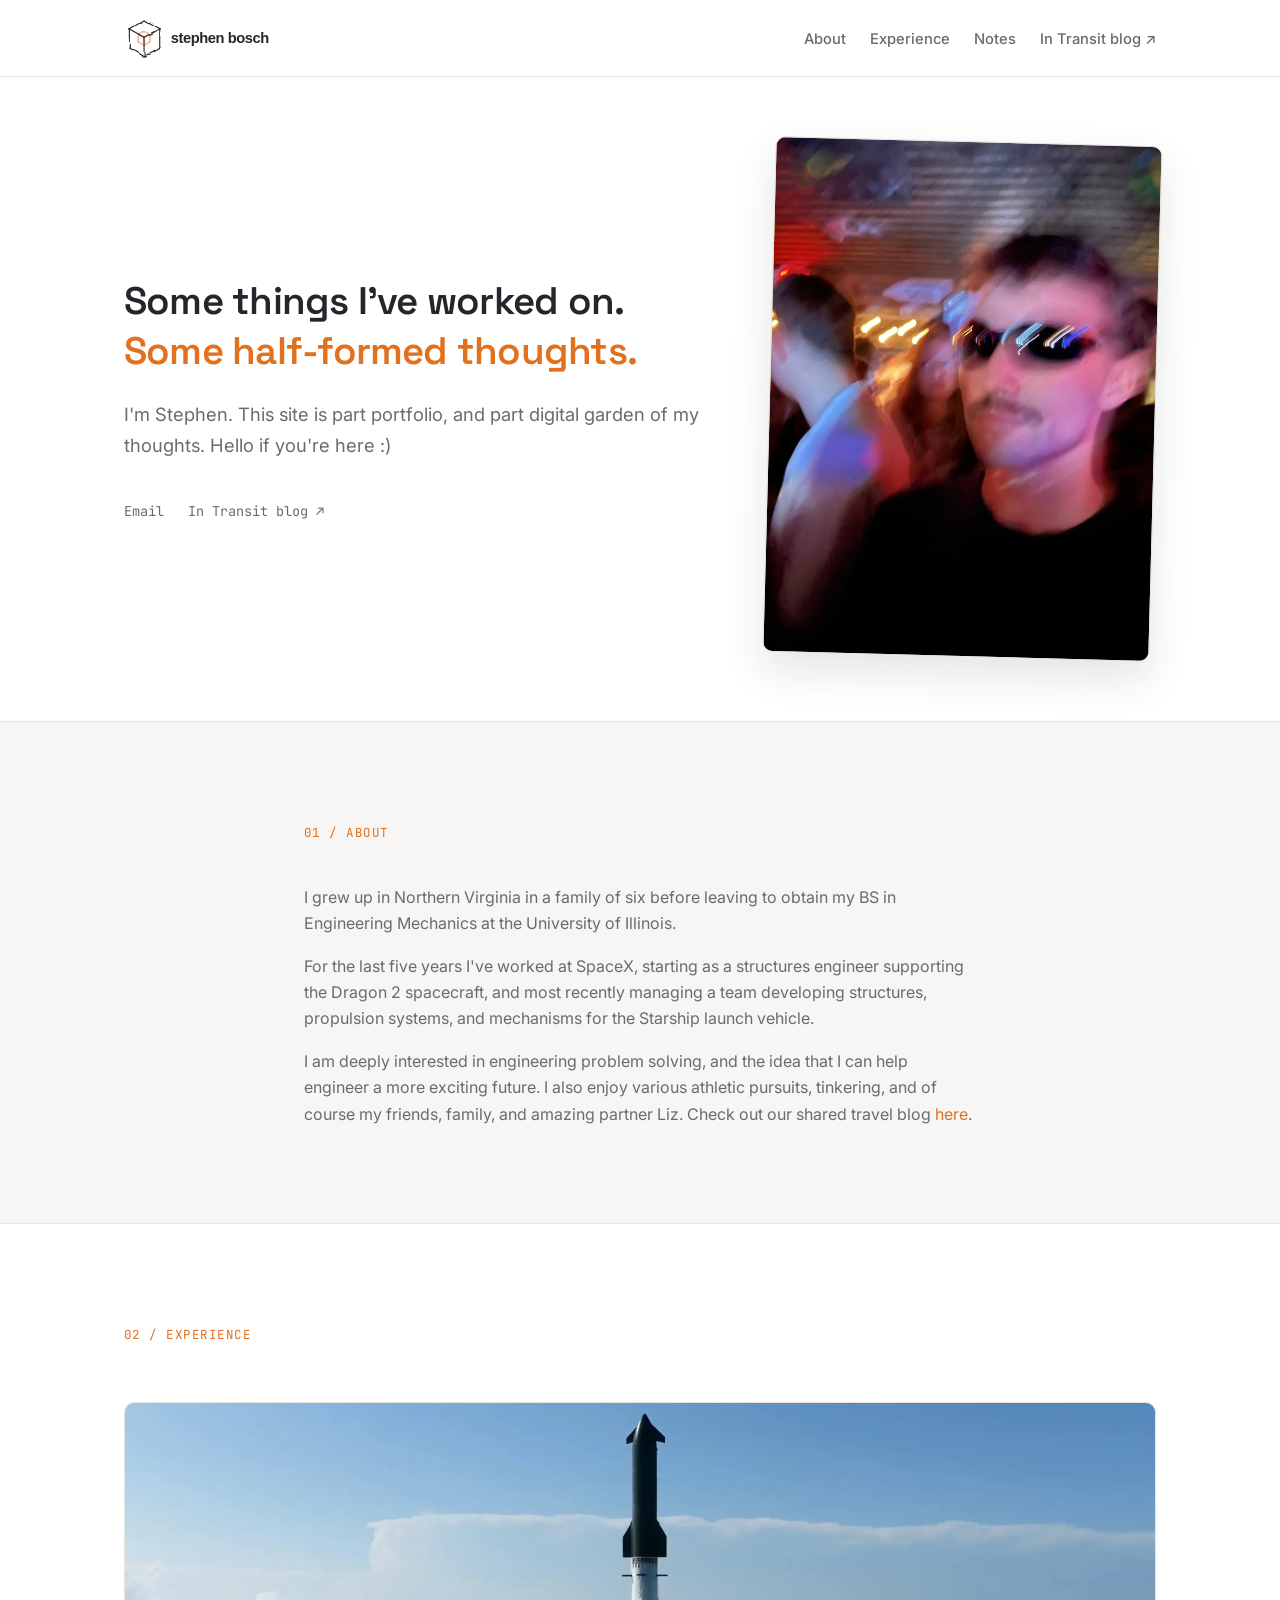
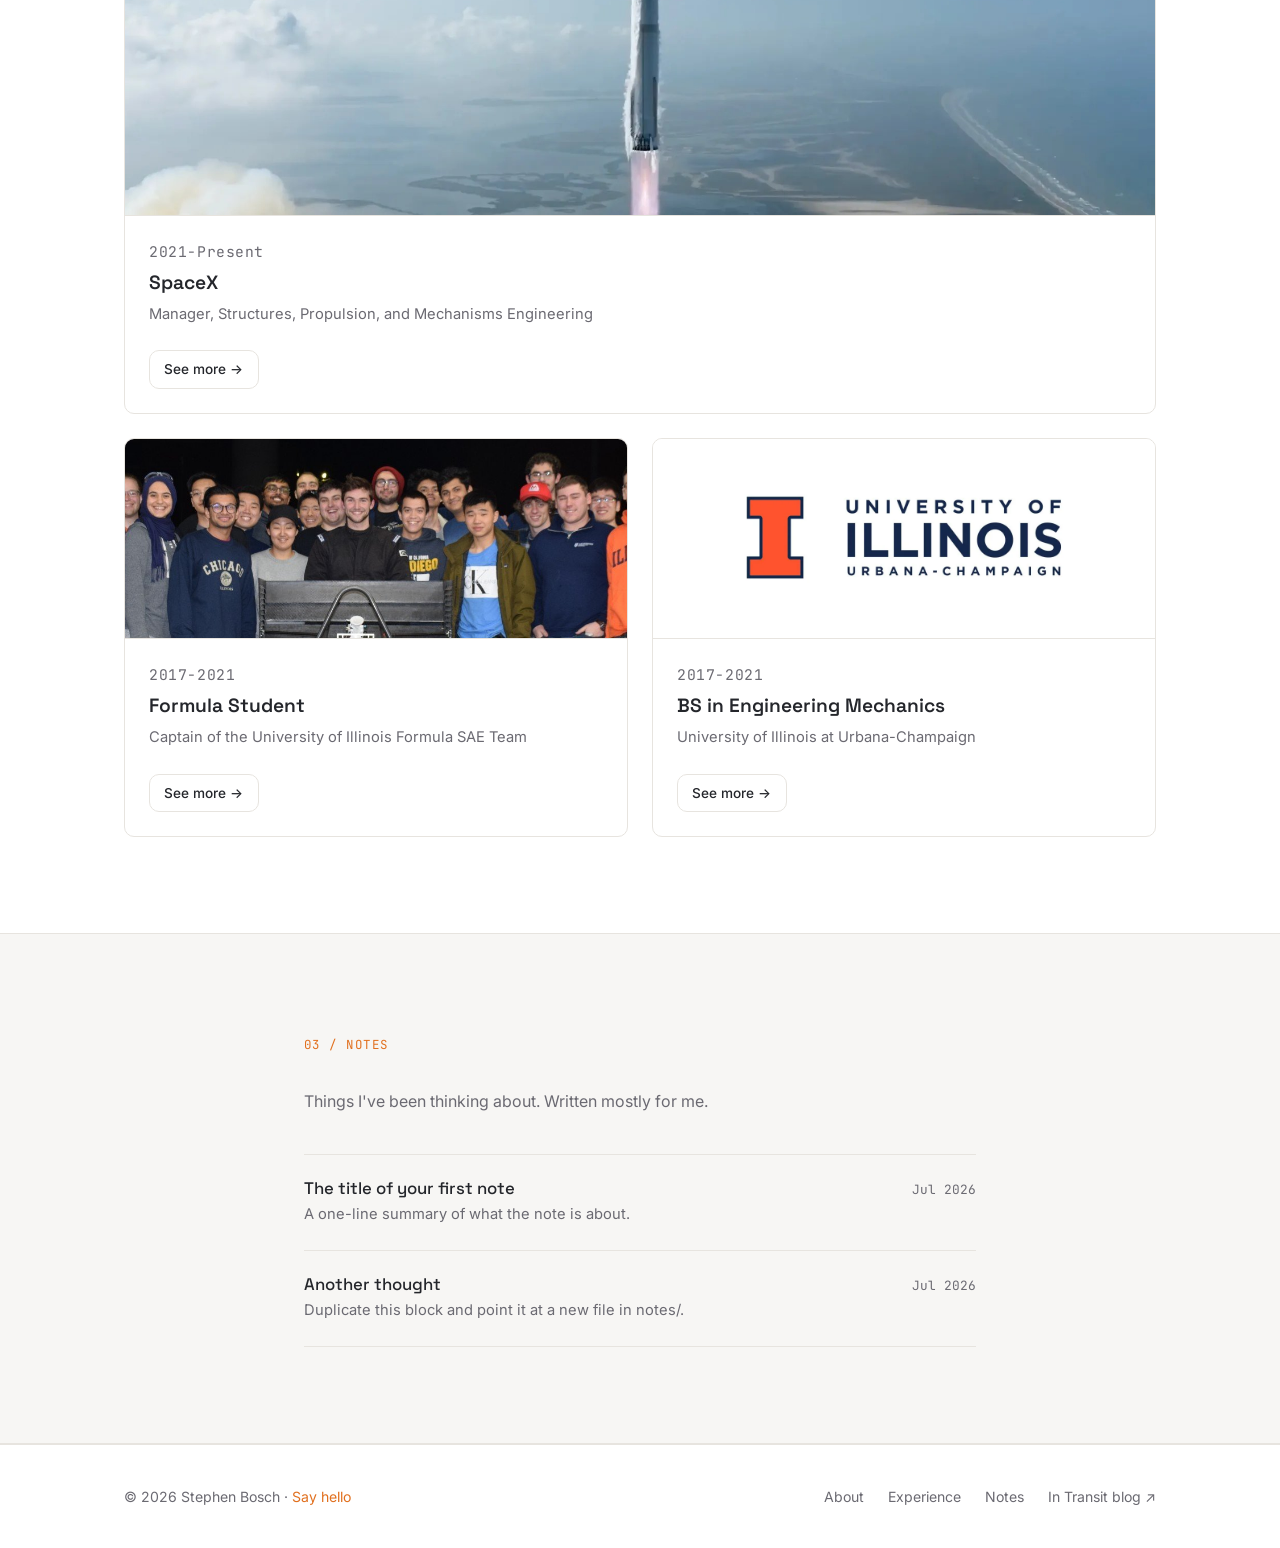
<file: index.html>
<!DOCTYPE html>
<html lang="en">
<head>
  <meta charset="UTF-8" />
  <meta name="viewport" content="width=device-width, initial-scale=1.0" />
  <title>Stephen Bosch</title>
  <meta name="description" content="About me: I am an engineer by training and enjoy building, learning, and writing the occasional note." />

  <link rel="stylesheet" href="style.css" />

  <!-- Favicons (the little icon shown in the browser tab) -->
  <link rel="icon" href="assets/sb-favicon.svg" type="image/svg+xml" />
  <link rel="icon" href="assets/sb-favicon-32.png" sizes="32x32" type="image/png" />
  <link rel="apple-touch-icon" href="assets/sb-favicon-180.png" />

  <!-- Google Fonts: Space Grotesk (headings), Inter (body), JetBrains Mono (labels) -->
  <link rel="preconnect" href="https://fonts.googleapis.com" />
  <link rel="preconnect" href="https://fonts.gstatic.com" crossorigin />
  <link href="https://fonts.googleapis.com/css2?family=Inter:wght@400;500&family=JetBrains+Mono:wght@400;500&family=Space+Grotesk:wght@500;600;700&display=swap" rel="stylesheet" />
</head>

<body>

  <!-- ============================ NAV ============================ -->
  <nav class="nav">
    <div class="nav-inner">
      <!-- Logo lockup (cube mark + "stephen bosch" wordmark). To go back to
           plain text, replace the <img> with: Stephen<span>.</span> -->
      <a href="index.html" class="nav-logo">
        <img src="assets/sb-logo-lockup.svg" alt="Stephen Bosch" />
      </a>
      <ul class="nav-links">
        <li><a href="#about">About</a></li>
        <li><a href="#experience">Experience</a></li>
        <li><a href="#notes">Notes</a></li>
        <!-- Link across to the travel blog -->
        <li><a href="https://2intransit.com">In Transit blog ↗</a></li>
      </ul>
    </div>
  </nav>


  <!-- ============================ HERO ============================ -->
  <!-- Intro on the left, photo on the right. -->
  <header class="hero">
    <div class="container">
      <div class="hero-grid">

        <div>
          <h1>Some things I've worked on.<br /><span class="accent">Some half-formed thoughts.</span></h1>

          <p class="hero-sub">
            I'm Stephen. This site is part portfolio, and part digital garden of my thoughts. Hello if you're here :)
          </p>

          <!--
            Quick links. Replace href="#" with real URLs, or delete any you
            don't use.
          -->
          <div class="hero-links">
            <a href="mailto:sabosch2@gmail.com">Email</a>
            <a href="https://2intransit.com">In Transit blog ↗</a>
          </div>
        </div>

        <!--
          YOUR PHOTO. To swap it out, drop a new image in the assets folder
          and change the src below to point at it.
        -->
        <figure class="hero-photo">
          <img src="assets/stephen.jpg" alt="Stephen Bosch" />
        </figure>

      </div>
    </div>
  </header>


  <!-- ============================ ABOUT ============================ -->
  <section id="about" class="section section--alt">
    <div class="container container--narrow">
      <span class="eyebrow">01 / About</span>

      <!--
        BIO - a few short paragraphs, written in the first person. No need to
        sell anything here; just say who you are and what you're into.
      -->
      <div class="about-body" style="margin-top: var(--sp-3);">
        <p>
          I grew up in Northern Virginia in a family of six before leaving to
          obtain my BS in Engineering Mechanics at the University of Illinois.
        </p>
        <p>
          For the last five years I've worked at SpaceX, starting as a
          structures engineer supporting the Dragon 2 spacecraft, and most
          recently managing a team developing structures, propulsion systems,
          and mechanisms for the Starship launch vehicle.
        </p>
        <p>
          I am deeply interested in engineering problem solving, and the idea
          that I can help engineer a more exciting future. I also
          enjoy various athletic pursuits, tinkering, and of course my
          friends, family, and amazing partner Liz. Check out our shared
          travel blog <a href="https://2intransit.com">here</a>.
        </p>
      </div>
    </div>
  </section>


  <!-- ============================ PROJECTS ============================ -->
  <!--
    HOW THIS SECTION WORKS
    ----------------------
    Each project is one ".card" block. To add one, copy a whole card (from
    <article class="card"> to its </article>) and paste it into the grid.
    To remove one, delete the whole block.

    Card parts:
      • Media - a photo, or the placeholder box.
      • Year  - when you did it.
      • Title - what it is.
      • Text  - a few sentences. What it is, why you made it, how it went.
      • Links - somewhere to read or see more.

    Add class "card--featured" to make a card span the full width.
  -->
  <section id="experience" class="section">
    <div class="container">
      <span class="eyebrow">02 / Experience</span>

      <div class="project-grid">

        <!-- ===== FEATURED PROJECT (full width) ===== -->
        <article class="card card--featured">
          <div class="card-media">
            <img src="assets/starship-ascent.jpg" alt="Starship ascending over the Texas coast" />
          </div>
          <div class="card-body">
            <p class="card-year">2021-Present</p>
            <h3>SpaceX</h3>
            <p>
              Manager, Structures, Propulsion, and Mechanisms Engineering
            </p>
            <div class="card-links">
              <a href="experience/spacex.html" class="btn btn-ghost btn--sm">See more →</a>
            </div>
          </div>
        </article>

        <!-- ===== PROJECT CARD (copy this block for each new project) ===== -->
        <article class="card">
          <!-- A photo, so it fills the box and crops to fit -->
          <div class="card-media">
            <img src="assets/fsae.jpg" alt="The University of Illinois Formula SAE team" />
          </div>
          <div class="card-body">
            <p class="card-year">2017-2021</p>
            <h3>Formula Student</h3>
            <p>
              Captain of the University of Illinois Formula SAE Team
            </p>
            <div class="card-links">
              <a href="experience/formula-student.html" class="btn btn-ghost btn--sm">See more →</a>
            </div>
          </div>
        </article>

        <article class="card">
          <!-- A logo, so it uses the --logo variant: shown whole, not cropped -->
          <div class="card-media card-media--logo">
            <img src="assets/logo-illinois.png" alt="University of Illinois Urbana-Champaign" />
          </div>
          <div class="card-body">
            <p class="card-year">2017-2021</p>
            <h3>BS in Engineering Mechanics</h3>
            <p>
              University of Illinois at Urbana-Champaign
            </p>
            <div class="card-links">
              <a href="experience/university-of-illinois.html" class="btn btn-ghost btn--sm">See more →</a>
            </div>
          </div>
        </article>

      </div>
    </div>
  </section>


  <!-- ============================ NOTES ============================ -->
  <!--
    HOW THIS SECTION WORKS
    ----------------------
    Each note is a short entry that links to its own page in the notes/
    folder. To add a new note:
      1. Copy notes/note-1.html to something like notes/note-2.html.
      2. Edit the title, date, and body in that new file.
      3. Copy a <li class="note-item"> block below and point it at the file.
    Newest notes go at the top.
  -->
  <section id="notes" class="section section--alt">
    <div class="container container--narrow">
      <span class="eyebrow">03 / Notes</span>
      <p class="section-lead">
        Things I've been thinking about. Written mostly for me.
      </p>

      <ul class="note-list" style="list-style: none;">

        <!-- ===== NOTE ENTRY (copy this block for each new note) ===== -->
        <li class="note-item">
          <a href="notes/note-1.html">
            <div>
              <h3>The title of your first note</h3>
              <p>A one-line summary of what the note is about.</p>
            </div>
            <span class="note-date">Jul 2026</span>
          </a>
        </li>

        <li class="note-item">
          <a href="notes/note-1.html">
            <div>
              <h3>Another thought</h3>
              <p>Duplicate this block and point it at a new file in notes/.</p>
            </div>
            <span class="note-date">Jul 2026</span>
          </a>
        </li>

      </ul>
    </div>
  </section>


  <!-- ============================ FOOTER ============================ -->
  <footer class="footer">
    <div class="footer-inner">
      <p>© <span id="year"></span> Stephen Bosch · <a href="mailto:sabosch2@gmail.com">Say hello</a></p>
      <nav class="footer-links">
        <a href="#about">About</a>
        <a href="#experience">Experience</a>
        <a href="#notes">Notes</a>
        <a href="https://2intransit.com">In Transit blog ↗</a>
      </nav>
    </div>
  </footer>

  <!-- Fills in the current year automatically -->
  <script>document.getElementById('year').textContent = new Date().getFullYear();</script>

</body>
</html>
</file>
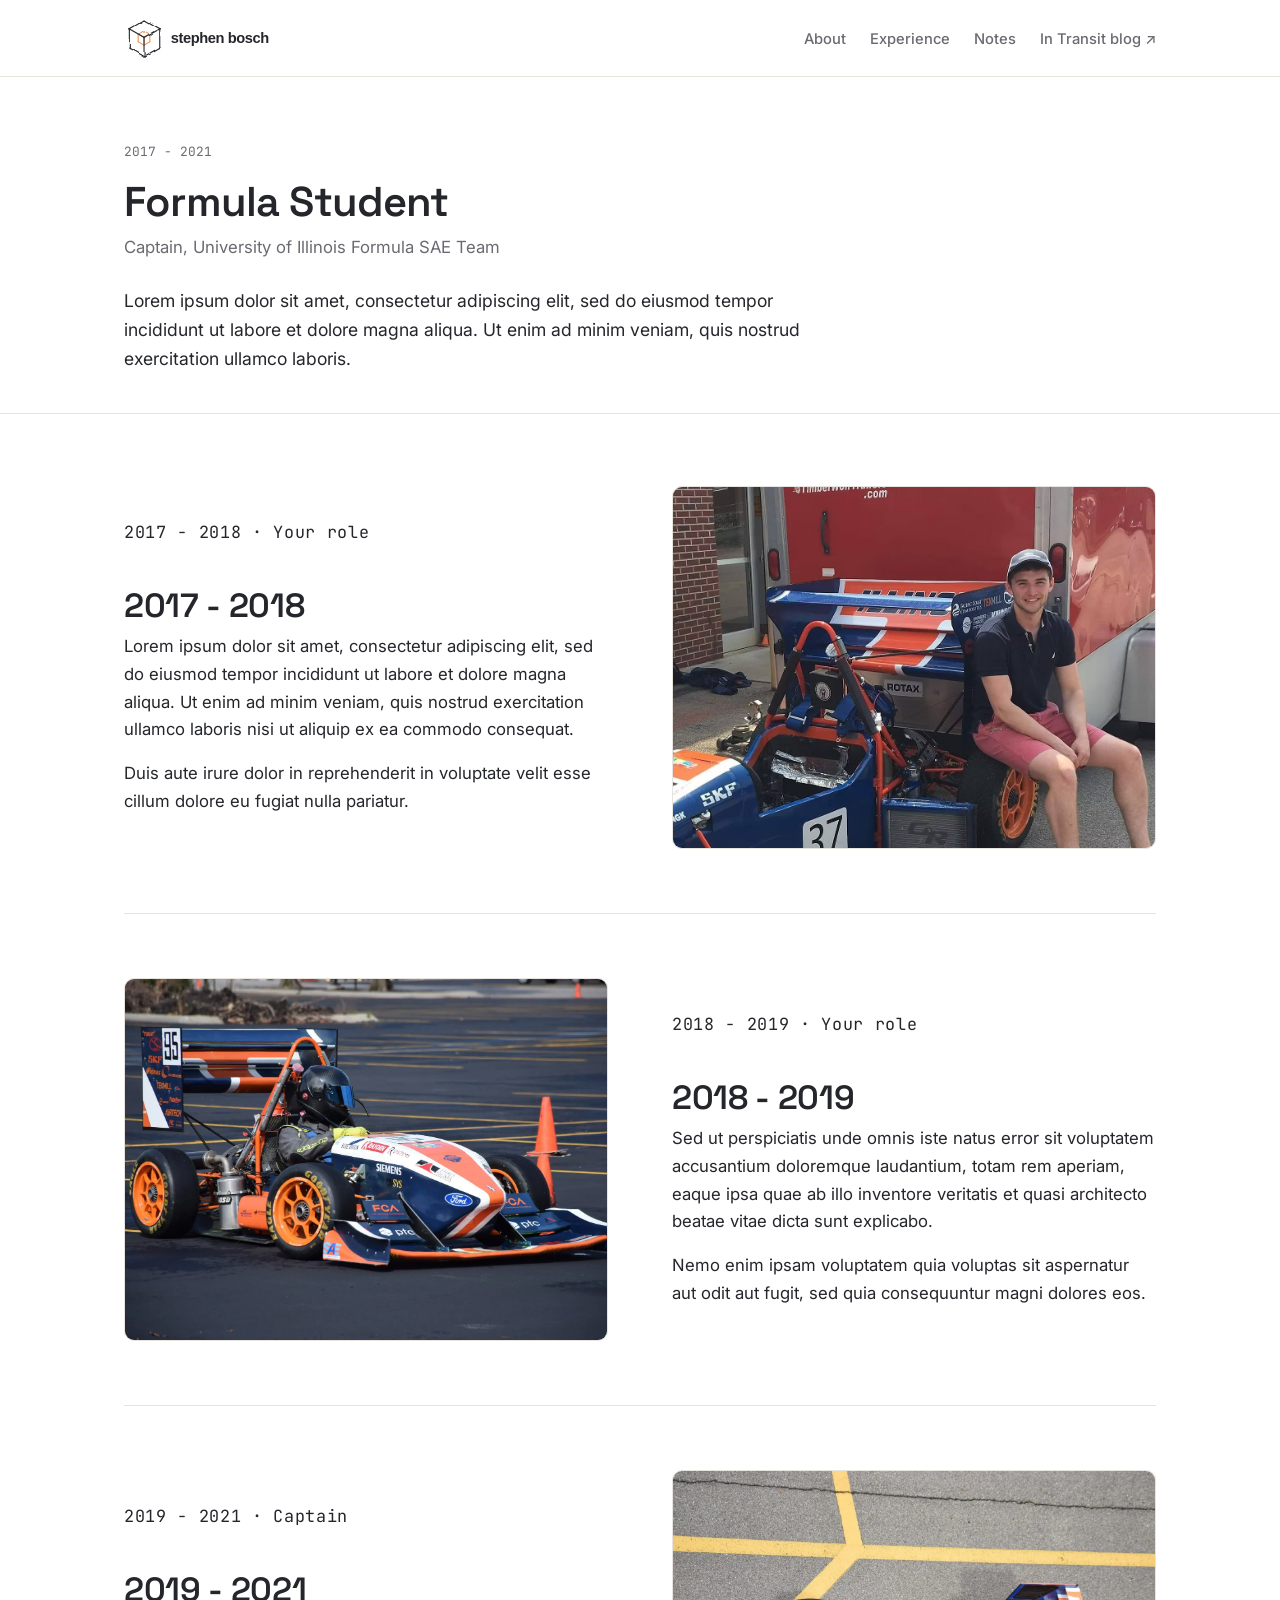
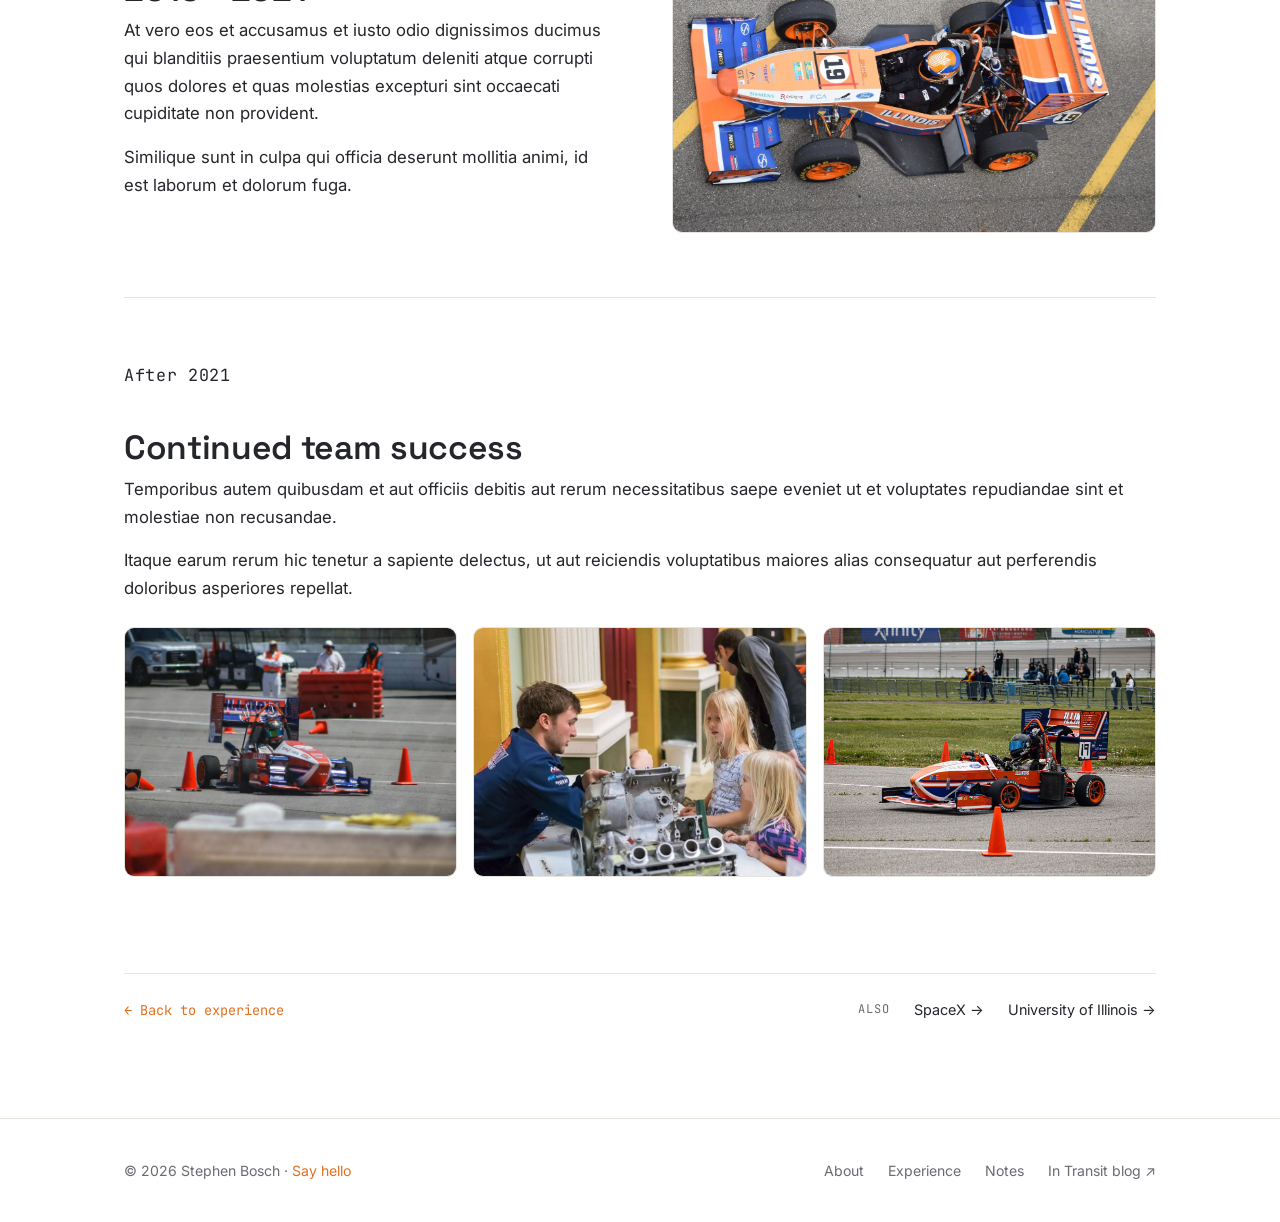
<file: experience/formula-student.html>
<!DOCTYPE html>
<html lang="en">
<head>
  <meta charset="UTF-8" />
  <meta name="viewport" content="width=device-width, initial-scale=1.0" />
  <title>Formula Student | Stephen Bosch</title>
  <meta name="description" content="Four years with the University of Illinois Formula SAE team, ending as captain." />

  <link rel="stylesheet" href="../style.css" />
  <link rel="icon" href="../assets/sb-favicon.svg" type="image/svg+xml" />
  <link rel="icon" href="../assets/sb-favicon-32.png" sizes="32x32" type="image/png" />
  <link rel="apple-touch-icon" href="../assets/sb-favicon-180.png" />

  <link rel="preconnect" href="https://fonts.googleapis.com" />
  <link rel="preconnect" href="https://fonts.gstatic.com" crossorigin />
  <link href="https://fonts.googleapis.com/css2?family=Inter:wght@400;500&family=JetBrains+Mono:wght@400;500&family=Space+Grotesk:wght@500;600;700&display=swap" rel="stylesheet" />
</head>

<body>

  <!-- ============================ NAV ============================ -->
  <nav class="nav">
    <div class="nav-inner">
      <a href="../index.html" class="nav-logo">
        <img src="../assets/sb-logo-lockup.svg" alt="Stephen Bosch" />
      </a>
      <ul class="nav-links">
        <li><a href="../index.html#about">About</a></li>
        <li><a href="../index.html#experience">Experience</a></li>
        <li><a href="../index.html#notes">Notes</a></li>
        <li><a href="https://2intransit.com">In Transit blog ↗</a></li>
      </ul>
    </div>
  </nav>


  <!-- ============================ HEADER ============================ -->
  <header class="exp-header">
    <div class="container">
      <span class="exp-dates">2017 - 2021</span>
      <h1>Formula Student</h1>
      <p class="exp-role">Captain, University of Illinois Formula SAE Team</p>

      <p class="exp-lead">
        Lorem ipsum dolor sit amet, consectetur adipiscing elit, sed do eiusmod
        tempor incididunt ut labore et dolore magna aliqua. Ut enim ad minim
        veniam, quis nostrud exercitation ullamco laboris.
      </p>
    </div>
  </header>


  <!-- ============================ ACTIVITIES ============================ -->
  <!--
    Each year is one <section class="activity"> block. The photo alternates
    sides automatically: right, left, right, left, going down the page.

    TO ADD A PHOTO: put the file in the assets folder, then replace
        <figure class="activity-photo"><span>Photo</span></figure>
    with
        <figure class="activity-photo"><img src="../assets/my-photo.jpg" alt="Description" /></figure>

    TO ADD A SECOND PHOTO: add another <figure> inside the same
    .activity-media block and they will stack.
  -->
  <main class="prose">
    <div class="container">

      <!-- ===== 1. 2017-2018 (photo on the right) ===== -->
      <section class="activity">
        <div class="activity-body">
          <p class="activity-meta">2017 - 2018 · Your role</p>
          <h2>2017 - 2018</h2>
          <p>
            Lorem ipsum dolor sit amet, consectetur adipiscing elit, sed do
            eiusmod tempor incididunt ut labore et dolore magna aliqua. Ut enim
            ad minim veniam, quis nostrud exercitation ullamco laboris nisi ut
            aliquip ex ea commodo consequat.
          </p>
          <p>
            Duis aute irure dolor in reprehenderit in voluptate velit esse
            cillum dolore eu fugiat nulla pariatur.
          </p>
        </div>
        <div class="activity-media">
          <figure class="activity-photo">
            <img src="../assets/fsae-2017-2018-stephen.jpg" alt="Stephen with the number 37 Formula SAE car at competition" />
          </figure>
        </div>
      </section>

      <!-- ===== 2. 2018-2019 (photo on the left) ===== -->
      <section class="activity">
        <div class="activity-body">
          <p class="activity-meta">2018 - 2019 · Your role</p>
          <h2>2018 - 2019</h2>
          <p>
            Sed ut perspiciatis unde omnis iste natus error sit voluptatem
            accusantium doloremque laudantium, totam rem aperiam, eaque ipsa
            quae ab illo inventore veritatis et quasi architecto beatae vitae
            dicta sunt explicabo.
          </p>
          <p>
            Nemo enim ipsam voluptatem quia voluptas sit aspernatur aut odit aut
            fugit, sed quia consequuntur magni dolores eos.
          </p>
        </div>
        <div class="activity-media">
          <figure class="activity-photo">
            <img src="../assets/fsae-2018-2019.jpg" alt="The Formula SAE car on the autocross course" />
          </figure>
        </div>
      </section>

      <!-- ===== 3. 2019-2021 (photo on the right) ===== -->
      <section class="activity">
        <div class="activity-body">
          <p class="activity-meta">2019 - 2021 · Captain</p>
          <h2>2019 - 2021</h2>
          <p>
            At vero eos et accusamus et iusto odio dignissimos ducimus qui
            blanditiis praesentium voluptatum deleniti atque corrupti quos
            dolores et quas molestias excepturi sint occaecati cupiditate non
            provident.
          </p>
          <p>
            Similique sunt in culpa qui officia deserunt mollitia animi, id est
            laborum et dolorum fuga.
          </p>
        </div>
        <div class="activity-media">
          <figure class="activity-photo">
            <img src="../assets/fsae-2019-2021.jpg" alt="Overhead view of the Formula SAE car on track" />
          </figure>
        </div>
      </section>

      <!-- ===== 4. CONTINUED TEAM SUCCESS (full-width, photo gallery) ===== -->
      <section class="activity activity--gallery">
        <div class="activity-body">
          <p class="activity-meta">After 2021</p>
          <h2>Continued team success</h2>
          <p>
            Temporibus autem quibusdam et aut officiis debitis aut rerum
            necessitatibus saepe eveniet ut et voluptates repudiandae sint et
            molestiae non recusandae.
          </p>
          <p>
            Itaque earum rerum hic tenetur a sapiente delectus, ut aut
            reiciendis voluptatibus maiores alias consequatur aut perferendis
            doloribus asperiores repellat.
          </p>
        </div>
        <!-- Full-width photo row. Add or remove <figure> blocks to change the
             number of photos; the grid re-flows automatically. -->
        <div class="activity-gallery">
          <figure>
            <img src="../assets/fsae-success-2.jpg" alt="The Formula SAE car on the autocross course" />
          </figure>
          <figure>
            <img src="../assets/fsae-outreach.jpg" alt="Stephen showing an engine to two young visitors at an outreach event" />
          </figure>
          <figure>
            <img src="../assets/fsae-race-grandstand.jpg" alt="The Formula SAE car racing past the grandstand" />
          </figure>
        </div>
      </section>

      <!-- ===== COPY THIS BLOCK FOR ANOTHER SECTION =====
      <section class="activity">
        <div class="activity-body">
          <p class="activity-meta">Years · Your role</p>
          <h2>Section name</h2>
          <p>Your text.</p>
        </div>
        <div class="activity-media">
          <figure class="activity-photo"><span>Photo</span></figure>
        </div>
      </section>
      -->

      <!-- Links to the other experience pages, so this page isn't a dead end -->
      <nav class="exp-footer-nav">
        <a href="../index.html#experience" class="back-link">← Back to experience</a>
        <span class="exp-siblings">
          <span class="exp-siblings-label">Also</span>
          <a href="spacex.html">SpaceX →</a>
          <a href="university-of-illinois.html">University of Illinois →</a>
        </span>
      </nav>

    </div>
  </main>


  <!-- ============================ FOOTER ============================ -->
  <footer class="footer">
    <div class="footer-inner">
      <p>© <span id="year"></span> Stephen Bosch · <a href="mailto:sabosch2@gmail.com">Say hello</a></p>
      <nav class="footer-links">
        <a href="../index.html#about">About</a>
        <a href="../index.html#experience">Experience</a>
        <a href="../index.html#notes">Notes</a>
        <a href="https://2intransit.com">In Transit blog ↗</a>
      </nav>
    </div>
  </footer>

  <script>document.getElementById('year').textContent = new Date().getFullYear();</script>

</body>
</html>
</file>
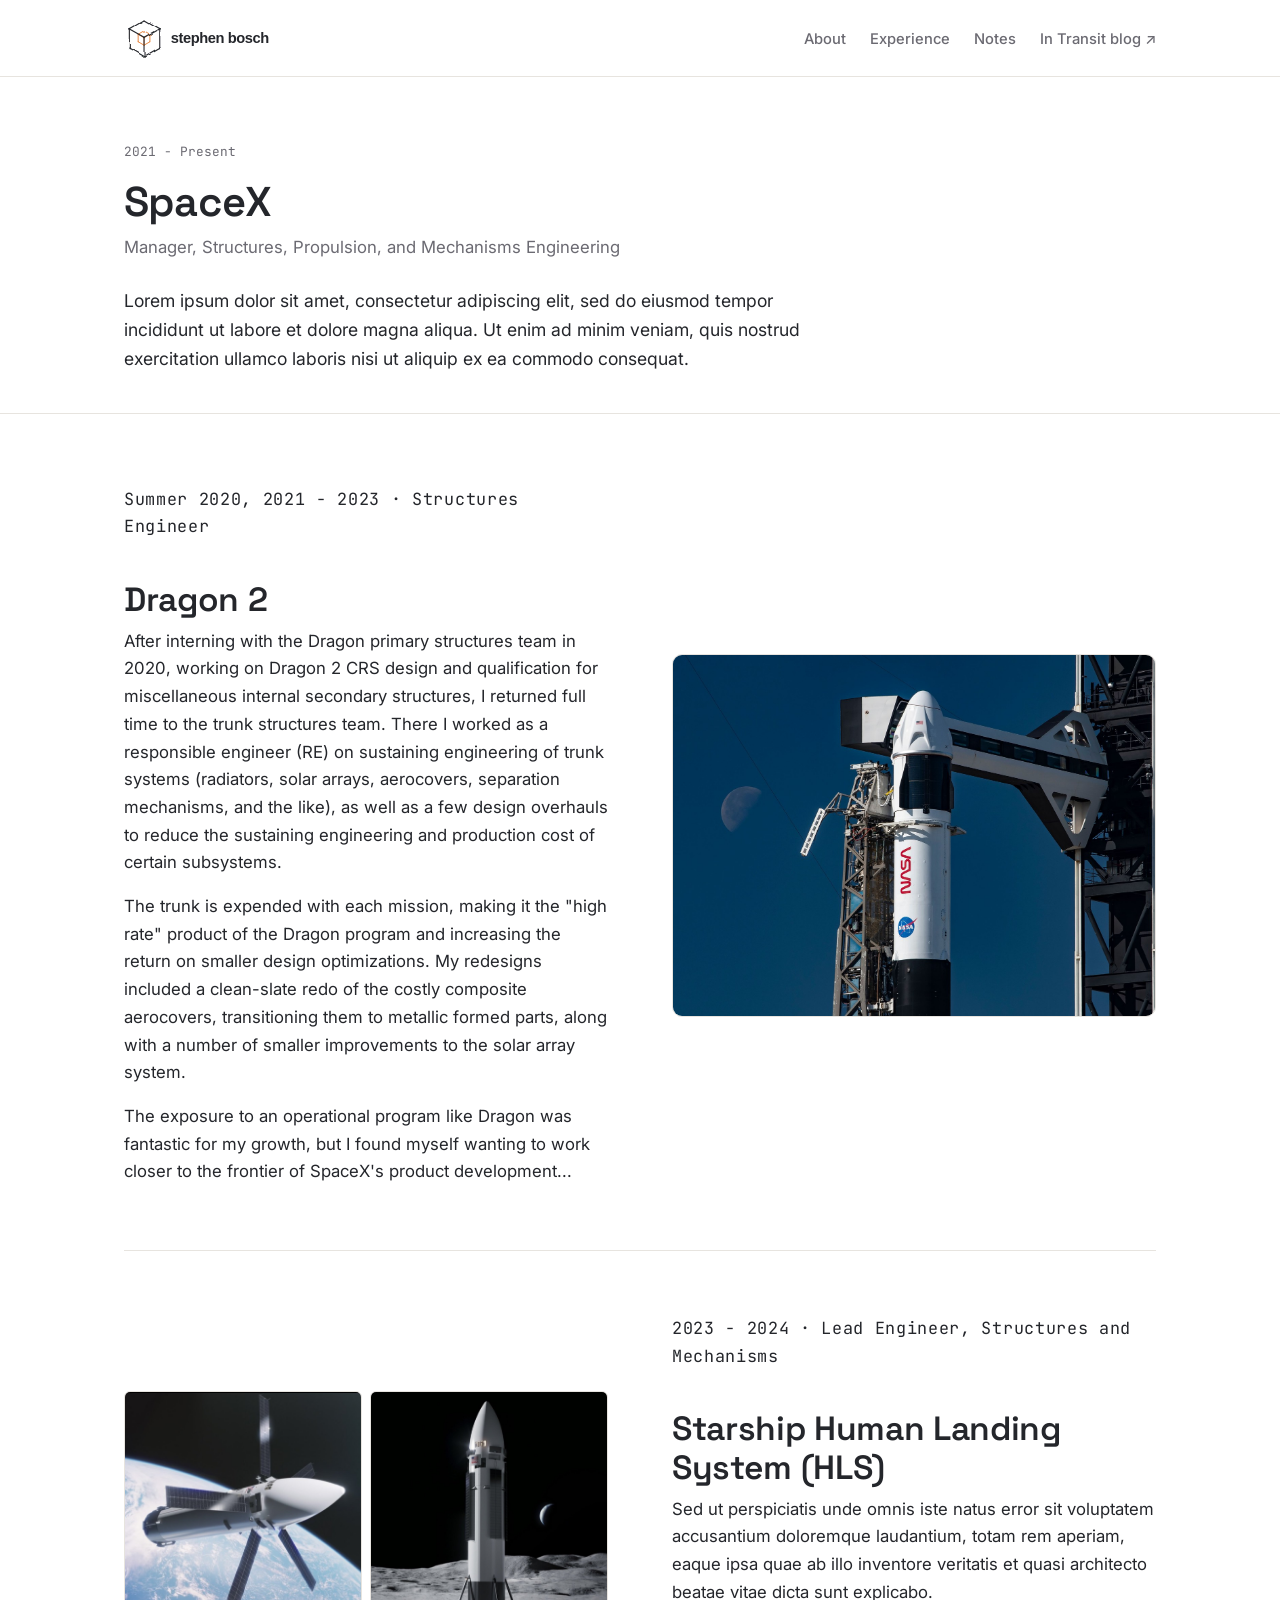
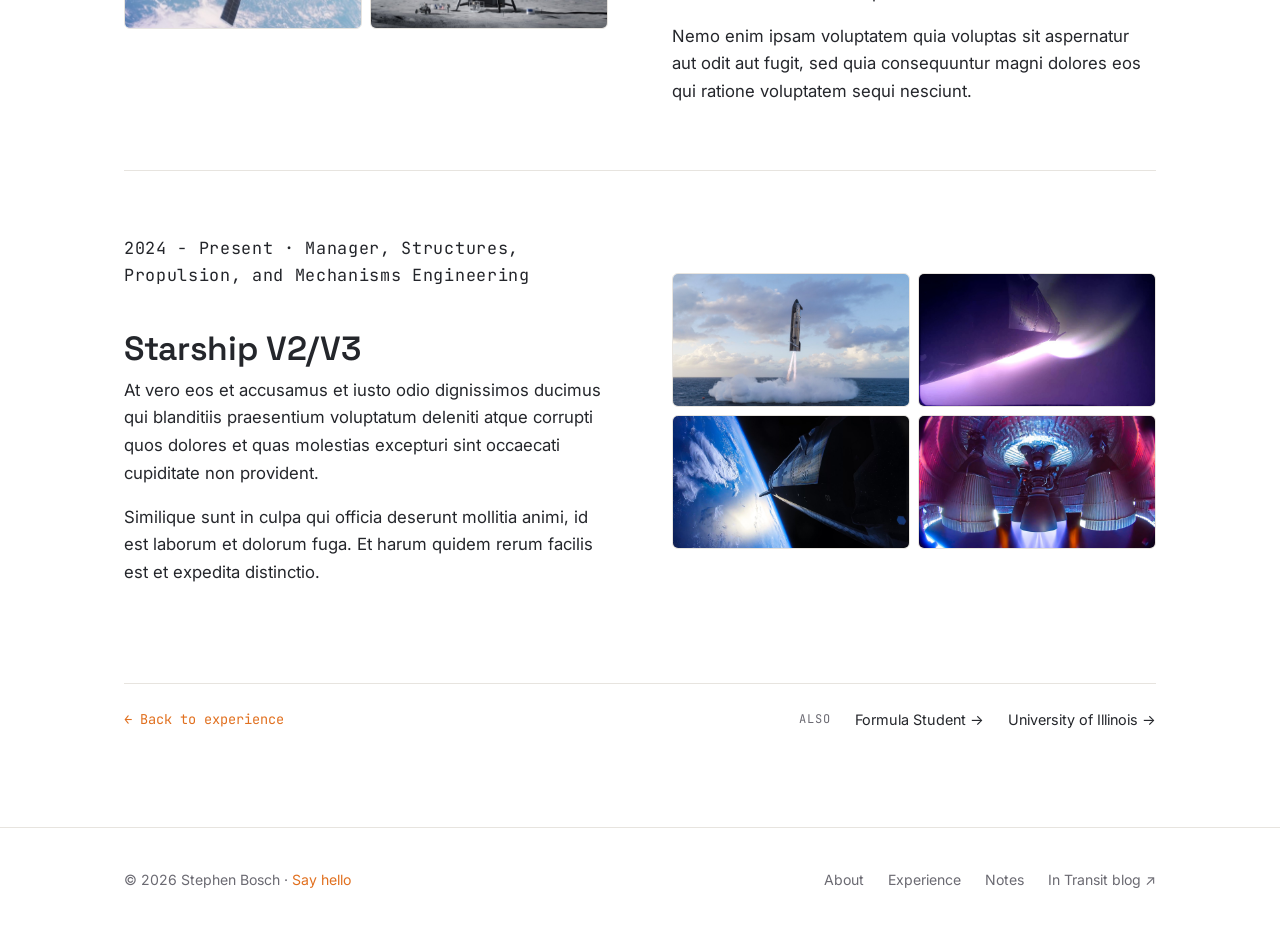
<file: experience/spacex.html>
<!DOCTYPE html>
<html lang="en">
<head>
  <meta charset="UTF-8" />
  <meta name="viewport" content="width=device-width, initial-scale=1.0" />
  <title>SpaceX | Stephen Bosch</title>
  <meta name="description" content="My work at SpaceX, from structures engineering on Dragon 2 to leading structures, propulsion, and mechanisms for Starship." />

  <!-- The "../" means: go up one folder to find these files -->
  <link rel="stylesheet" href="../style.css" />
  <link rel="icon" href="../assets/sb-favicon.svg" type="image/svg+xml" />
  <link rel="icon" href="../assets/sb-favicon-32.png" sizes="32x32" type="image/png" />
  <link rel="apple-touch-icon" href="../assets/sb-favicon-180.png" />

  <link rel="preconnect" href="https://fonts.googleapis.com" />
  <link rel="preconnect" href="https://fonts.gstatic.com" crossorigin />
  <link href="https://fonts.googleapis.com/css2?family=Inter:wght@400;500&family=JetBrains+Mono:wght@400;500&family=Space+Grotesk:wght@500;600;700&display=swap" rel="stylesheet" />
</head>

<body>

  <!-- ============================ NAV ============================ -->
  <nav class="nav">
    <div class="nav-inner">
      <a href="../index.html" class="nav-logo">
        <img src="../assets/sb-logo-lockup.svg" alt="Stephen Bosch" />
      </a>
      <ul class="nav-links">
        <li><a href="../index.html#about">About</a></li>
        <li><a href="../index.html#experience">Experience</a></li>
        <li><a href="../index.html#notes">Notes</a></li>
        <li><a href="https://2intransit.com">In Transit blog ↗</a></li>
      </ul>
    </div>
  </nav>


  <!-- ============================ HEADER ============================ -->
  <header class="exp-header">
    <div class="container">
      <span class="exp-dates">2021 - Present</span>
      <h1>SpaceX</h1>
      <p class="exp-role">Manager, Structures, Propulsion, and Mechanisms Engineering</p>

      <!-- OPENING PARAGRAPH: a few sentences framing your time here overall. -->
      <p class="exp-lead">
        Lorem ipsum dolor sit amet, consectetur adipiscing elit, sed do eiusmod
        tempor incididunt ut labore et dolore magna aliqua. Ut enim ad minim
        veniam, quis nostrud exercitation ullamco laboris nisi ut aliquip ex ea
        commodo consequat.
      </p>
    </div>
  </header>


  <!-- ============================ ACTIVITIES ============================ -->
  <!--
    HOW THIS PAGE WORKS
    -------------------
    Each thing you worked on is one <section class="activity"> block. Every
    block has two halves: a text half (.activity-body) and a photo half
    (.activity-media).

    THE PHOTOS ALTERNATE SIDES AUTOMATICALLY. The 1st, 3rd, 5th block put the
    photo on the right; the 2nd, 4th, 6th put it on the left. You don't need
    to do anything to make that work - just add blocks in order.

    TO ADD A PHOTO: put the image file in the assets folder, then replace
        <figure class="activity-photo"><span>Photo</span></figure>
    with
        <figure class="activity-photo"><img src="../assets/my-photo.jpg" alt="Description" /></figure>

    TO ADD A SECOND PHOTO to a section: just add another <figure> inside the
    same .activity-media block. They will stack with a gap between them.

    A NOTE ON WHAT TO INCLUDE: this page is public and will be indexed by
    search engines. Keep to scope, scale, and what you learned. Leave out
    anything export-controlled, proprietary, or otherwise not yours to share.
  -->
  <main class="prose">
    <div class="container">

      <!-- ===== 1. DRAGON 2 (photo lands on the right) ===== -->
      <section class="activity">
        <div class="activity-body">
          <p class="activity-meta">Summer 2020, 2021 - 2023 · Structures Engineer</p>
          <h2>Dragon 2</h2>
          <p>
            After interning with the Dragon primary structures team in 2020,
            working on Dragon 2 CRS design and qualification for miscellaneous
            internal secondary structures, I returned full time to the trunk
            structures team. There I worked as a responsible engineer (RE) on
            sustaining engineering of trunk systems (radiators, solar arrays,
            aerocovers, separation mechanisms, and the like), as well as a few
            design overhauls to reduce the sustaining engineering and production
            cost of certain subsystems.
          </p>
          <p>
            The trunk is expended with each mission, making it the "high rate"
            product of the Dragon program and increasing the return on smaller
            design optimizations. My redesigns included a clean-slate redo of the
            costly composite aerocovers, transitioning them to metallic formed
            parts, along with a number of smaller improvements to the solar array
            system.
          </p>
          <p>
            The exposure to an operational program like Dragon was fantastic for
            my growth, but I found myself wanting to work closer to the frontier
            of SpaceX's product development...
          </p>
        </div>
        <div class="activity-media">
          <figure class="activity-photo">
            <img src="../assets/crew-dragon-moon.jpg" alt="Crew Dragon atop Falcon 9 at the pad, with the crew access arm and the moon behind" />
          </figure>
        </div>
      </section>

      <!-- ===== 2. STARSHIP HLS (photo lands on the left) ===== -->
      <section class="activity">
        <div class="activity-body">
          <p class="activity-meta">2023 - 2024 · Lead Engineer, Structures and Mechanisms</p>
          <h2>Starship Human Landing System (HLS)</h2>
          <p>
            Sed ut perspiciatis unde omnis iste natus error sit voluptatem
            accusantium doloremque laudantium, totam rem aperiam, eaque ipsa
            quae ab illo inventore veritatis et quasi architecto beatae vitae
            dicta sunt explicabo.
          </p>
          <p>
            Nemo enim ipsam voluptatem quia voluptas sit aspernatur aut odit aut
            fugit, sed quia consequuntur magni dolores eos qui ratione
            voluptatem sequi nesciunt.
          </p>
        </div>
        <!-- Two renders side by side (orbit, lunar landing). The --pair layout
             keeps this section the same height as the single-photo sections. -->
        <div class="activity-media">
          <div class="activity-collage activity-collage--pair">
            <figure>
              <img src="../assets/hls-orbit.jpg" alt="HLS Starship in orbit with solar arrays deployed" />
            </figure>
            <figure>
              <img src="../assets/hls-lunar.jpg" alt="HLS Starship on the lunar surface with Earth in the distance" />
            </figure>
          </div>
        </div>
      </section>

      <!-- ===== 3. STARSHIP V2/V3 (photo lands on the right) ===== -->
      <section class="activity">
        <div class="activity-body">
          <p class="activity-meta">2024 - Present · Manager, Structures, Propulsion, and Mechanisms Engineering</p>
          <h2>Starship V2/V3</h2>
          <p>
            At vero eos et accusamus et iusto odio dignissimos ducimus qui
            blanditiis praesentium voluptatum deleniti atque corrupti quos
            dolores et quas molestias excepturi sint occaecati cupiditate non
            provident.
          </p>
          <p>
            Similique sunt in culpa qui officia deserunt mollitia animi, id est
            laborum et dolorum fuga. Et harum quidem rerum facilis est et
            expedita distinctio.
          </p>
        </div>
        <!-- This section uses a 2x2 collage instead of a single photo.
             To swap an image, just change its src below. -->
        <div class="activity-media">
          <div class="activity-collage">
            <figure>
              <img src="../assets/starship-landing-burn.jpg" alt="Starship landing burn above the ocean" />
            </figure>
            <figure>
              <img src="../assets/starship-reentry.jpg" alt="Starship during atmospheric reentry" />
            </figure>
            <figure>
              <img src="../assets/starship-orbit.jpg" alt="Starship in orbit above Earth" />
            </figure>
            <figure>
              <img src="../assets/starship-engines.jpg" alt="Raptor engines firing, seen from the engine skirt" />
            </figure>
          </div>
        </div>
      </section>

      <!-- ===== COPY THIS BLOCK FOR ANOTHER SECTION =====
      <section class="activity">
        <div class="activity-body">
          <p class="activity-meta">Years · Your role</p>
          <h2>Section name</h2>
          <p>Your text.</p>
        </div>
        <div class="activity-media">
          <figure class="activity-photo"><span>Photo</span></figure>
        </div>
      </section>
      -->

      <!-- Links to the other experience pages, so this page isn't a dead end -->
      <nav class="exp-footer-nav">
        <a href="../index.html#experience" class="back-link">← Back to experience</a>
        <span class="exp-siblings">
          <span class="exp-siblings-label">Also</span>
          <a href="formula-student.html">Formula Student →</a>
          <a href="university-of-illinois.html">University of Illinois →</a>
        </span>
      </nav>

    </div>
  </main>


  <!-- ============================ FOOTER ============================ -->
  <footer class="footer">
    <div class="footer-inner">
      <p>© <span id="year"></span> Stephen Bosch · <a href="mailto:sabosch2@gmail.com">Say hello</a></p>
      <nav class="footer-links">
        <a href="../index.html#about">About</a>
        <a href="../index.html#experience">Experience</a>
        <a href="../index.html#notes">Notes</a>
        <a href="https://2intransit.com">In Transit blog ↗</a>
      </nav>
    </div>
  </footer>

  <script>document.getElementById('year').textContent = new Date().getFullYear();</script>

</body>
</html>
</file>
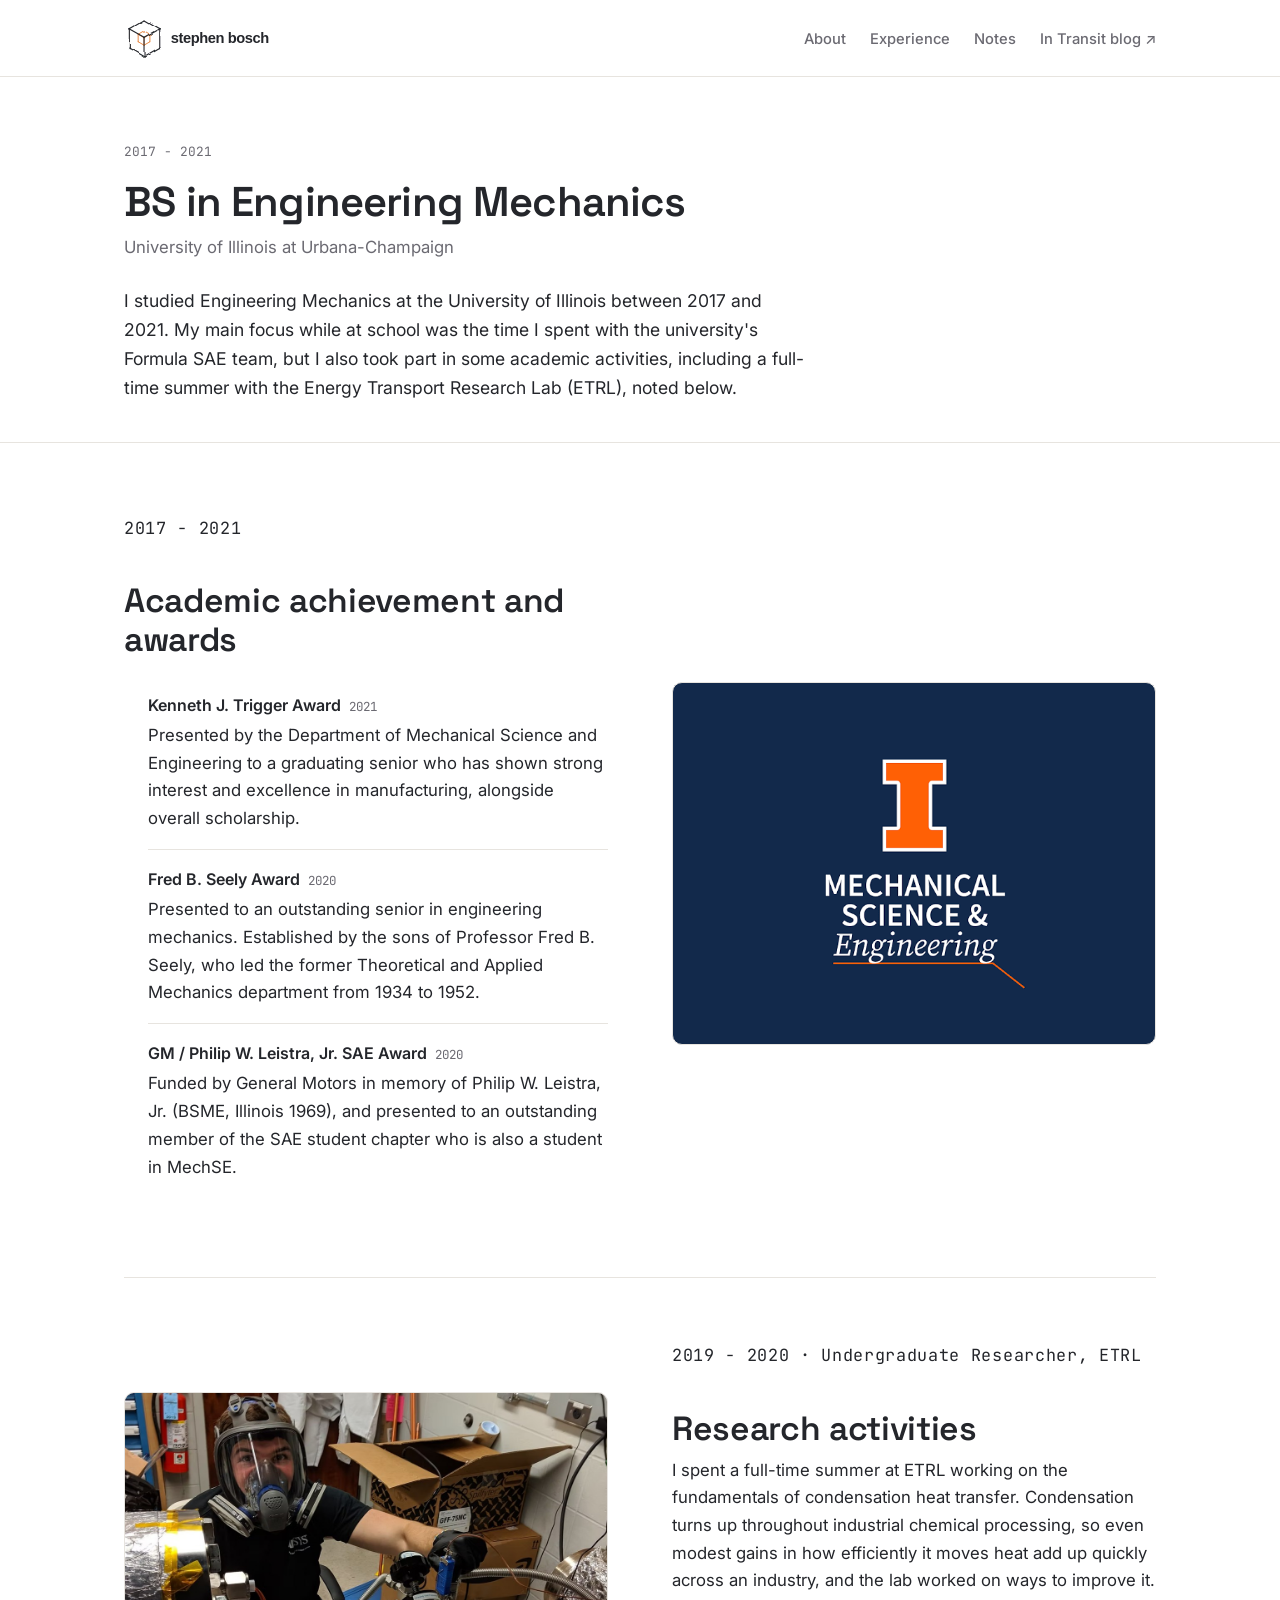
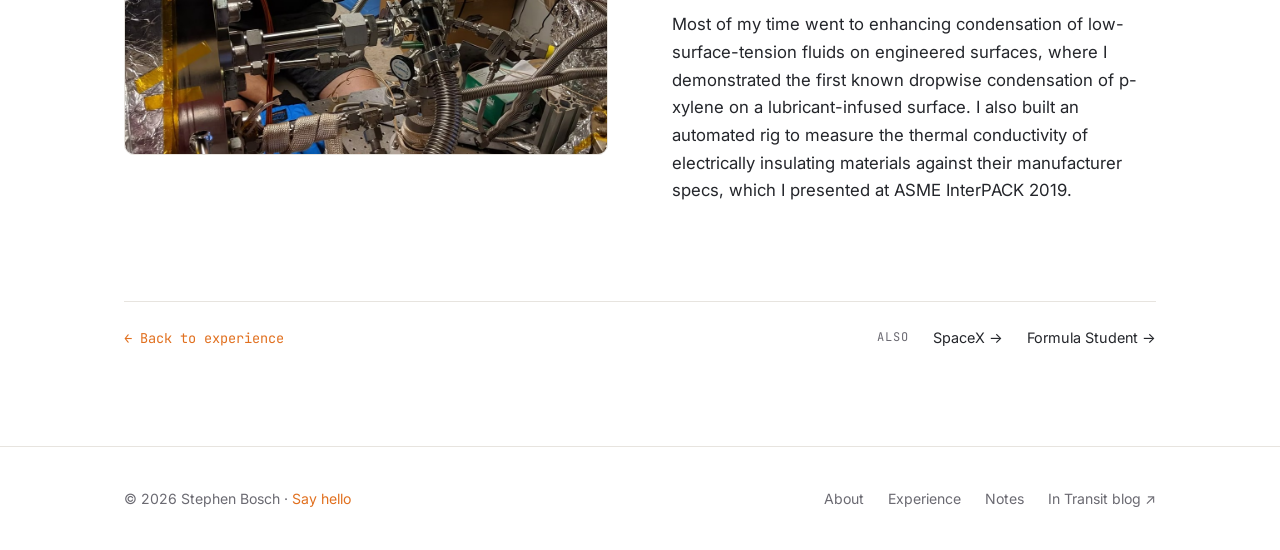
<file: experience/university-of-illinois.html>
<!DOCTYPE html>
<html lang="en">
<head>
  <meta charset="UTF-8" />
  <meta name="viewport" content="width=device-width, initial-scale=1.0" />
  <title>BS in Engineering Mechanics | Stephen Bosch</title>
  <meta name="description" content="BS in Engineering Mechanics at the University of Illinois at Urbana-Champaign: academic work, awards, and research." />

  <link rel="stylesheet" href="../style.css" />
  <link rel="icon" href="../assets/sb-favicon.svg" type="image/svg+xml" />
  <link rel="icon" href="../assets/sb-favicon-32.png" sizes="32x32" type="image/png" />
  <link rel="apple-touch-icon" href="../assets/sb-favicon-180.png" />

  <link rel="preconnect" href="https://fonts.googleapis.com" />
  <link rel="preconnect" href="https://fonts.gstatic.com" crossorigin />
  <link href="https://fonts.googleapis.com/css2?family=Inter:wght@400;500&family=JetBrains+Mono:wght@400;500&family=Space+Grotesk:wght@500;600;700&display=swap" rel="stylesheet" />
</head>

<body>

  <!-- ============================ NAV ============================ -->
  <nav class="nav">
    <div class="nav-inner">
      <a href="../index.html" class="nav-logo">
        <img src="../assets/sb-logo-lockup.svg" alt="Stephen Bosch" />
      </a>
      <ul class="nav-links">
        <li><a href="../index.html#about">About</a></li>
        <li><a href="../index.html#experience">Experience</a></li>
        <li><a href="../index.html#notes">Notes</a></li>
        <li><a href="https://2intransit.com">In Transit blog ↗</a></li>
      </ul>
    </div>
  </nav>


  <!-- ============================ HEADER ============================ -->
  <header class="exp-header">
    <div class="container">
      <span class="exp-dates">2017 - 2021</span>
      <h1>BS in Engineering Mechanics</h1>
      <p class="exp-role">University of Illinois at Urbana-Champaign</p>

      <p class="exp-lead">
        I studied Engineering Mechanics at the University of Illinois between
        2017 and 2021. My main focus while at school was the time I spent with
        the university's Formula SAE team, but I also took part in some academic
        activities, including a full-time summer with the Energy Transport
        Research Lab (ETRL), noted below.
      </p>
    </div>
  </header>


  <!-- ============================ ACTIVITIES ============================ -->
  <!--
    Each topic is one <section class="activity"> block. The photo alternates
    sides automatically: right on the 1st, left on the 2nd, and so on.

    TO ADD A PHOTO: put the file in the assets folder, then replace
        <figure class="activity-photo"><span>Photo</span></figure>
    with
        <figure class="activity-photo"><img src="../assets/my-photo.jpg" alt="Description" /></figure>

    TO ADD A SECOND PHOTO: add another <figure> inside the same
    .activity-media block and they will stack.
  -->
  <main class="prose">
    <div class="container">

      <!-- ===== 1. ACADEMIC ACHIEVEMENT / AWARDS (photo on the right) ===== -->
      <section class="activity">
        <div class="activity-body">
          <p class="activity-meta">2017 - 2021</p>
          <h2>Academic achievement and awards</h2>
          <!--
            AWARDS LIST. To add an award, copy a <li> block and edit the
            name, year, and description. Newest or most notable first.
          -->
          <ul class="awards">
            <li>
              <span class="award-name">Kenneth J. Trigger Award</span><span class="award-year">2021</span>
              <p class="award-desc">
                Presented by the Department of Mechanical Science and
                Engineering to a graduating senior who has shown strong interest
                and excellence in manufacturing, alongside overall scholarship.
              </p>
            </li>
            <li>
              <span class="award-name">Fred B. Seely Award</span><span class="award-year">2020</span>
              <p class="award-desc">
                Presented to an outstanding senior in engineering mechanics.
                Established by the sons of Professor Fred B. Seely, who led the
                former Theoretical and Applied Mechanics department from 1934 to
                1952.
              </p>
            </li>
            <li>
              <span class="award-name">GM / Philip W. Leistra, Jr. SAE Award</span><span class="award-year">2020</span>
              <p class="award-desc">
                Funded by General Motors in memory of Philip W. Leistra, Jr.
                (BSME, Illinois 1969), and presented to an outstanding member of
                the SAE student chapter who is also a student in MechSE.
              </p>
            </li>
          </ul>
        </div>
        <div class="activity-media">
          <figure class="activity-photo activity-photo--logo" style="background:#12294B;">
            <img src="../assets/logo-mechse.png" alt="University of Illinois Mechanical Science and Engineering" />
          </figure>
        </div>
      </section>

      <!-- ===== 2. RESEARCH ACTIVITIES (photo on the left) ===== -->
      <section class="activity">
        <div class="activity-body">
          <p class="activity-meta">2019 - 2020 · Undergraduate Researcher, ETRL</p>
          <h2>Research activities</h2>
          <p>
            I spent a full-time summer at ETRL working on the fundamentals of
            condensation heat transfer. Condensation turns up throughout
            industrial chemical processing, so even modest gains in how
            efficiently it moves heat add up quickly across an industry, and the
            lab worked on ways to improve it.
          </p>
          <p>
            Most of my time went to enhancing condensation of low-surface-tension
            fluids on engineered surfaces, where I demonstrated the first known
            dropwise condensation of p-xylene on a lubricant-infused surface. I
            also built an automated rig to measure the thermal conductivity of
            electrically insulating materials against their manufacturer specs,
            which I presented at ASME InterPACK 2019.
          </p>
        </div>
        <div class="activity-media">
          <figure class="activity-photo">
            <img src="../assets/uiuc-research.jpg" alt="Working on a vacuum chamber in the lab" />
          </figure>
        </div>
      </section>

      <!-- ===== COPY THIS BLOCK FOR ANOTHER SECTION =====
      <section class="activity">
        <div class="activity-body">
          <p class="activity-meta">Years · Your role</p>
          <h2>Section name</h2>
          <p>Your text.</p>
        </div>
        <div class="activity-media">
          <figure class="activity-photo"><span>Photo</span></figure>
        </div>
      </section>
      -->

      <!-- Links to the other experience pages, so this page isn't a dead end -->
      <nav class="exp-footer-nav">
        <a href="../index.html#experience" class="back-link">← Back to experience</a>
        <span class="exp-siblings">
          <span class="exp-siblings-label">Also</span>
          <a href="spacex.html">SpaceX →</a>
          <a href="formula-student.html">Formula Student →</a>
        </span>
      </nav>

    </div>
  </main>


  <!-- ============================ FOOTER ============================ -->
  <footer class="footer">
    <div class="footer-inner">
      <p>© <span id="year"></span> Stephen Bosch · <a href="mailto:sabosch2@gmail.com">Say hello</a></p>
      <nav class="footer-links">
        <a href="../index.html#about">About</a>
        <a href="../index.html#experience">Experience</a>
        <a href="../index.html#notes">Notes</a>
        <a href="https://2intransit.com">In Transit blog ↗</a>
      </nav>
    </div>
  </footer>

  <script>document.getElementById('year').textContent = new Date().getFullYear();</script>

</body>
</html>
</file>
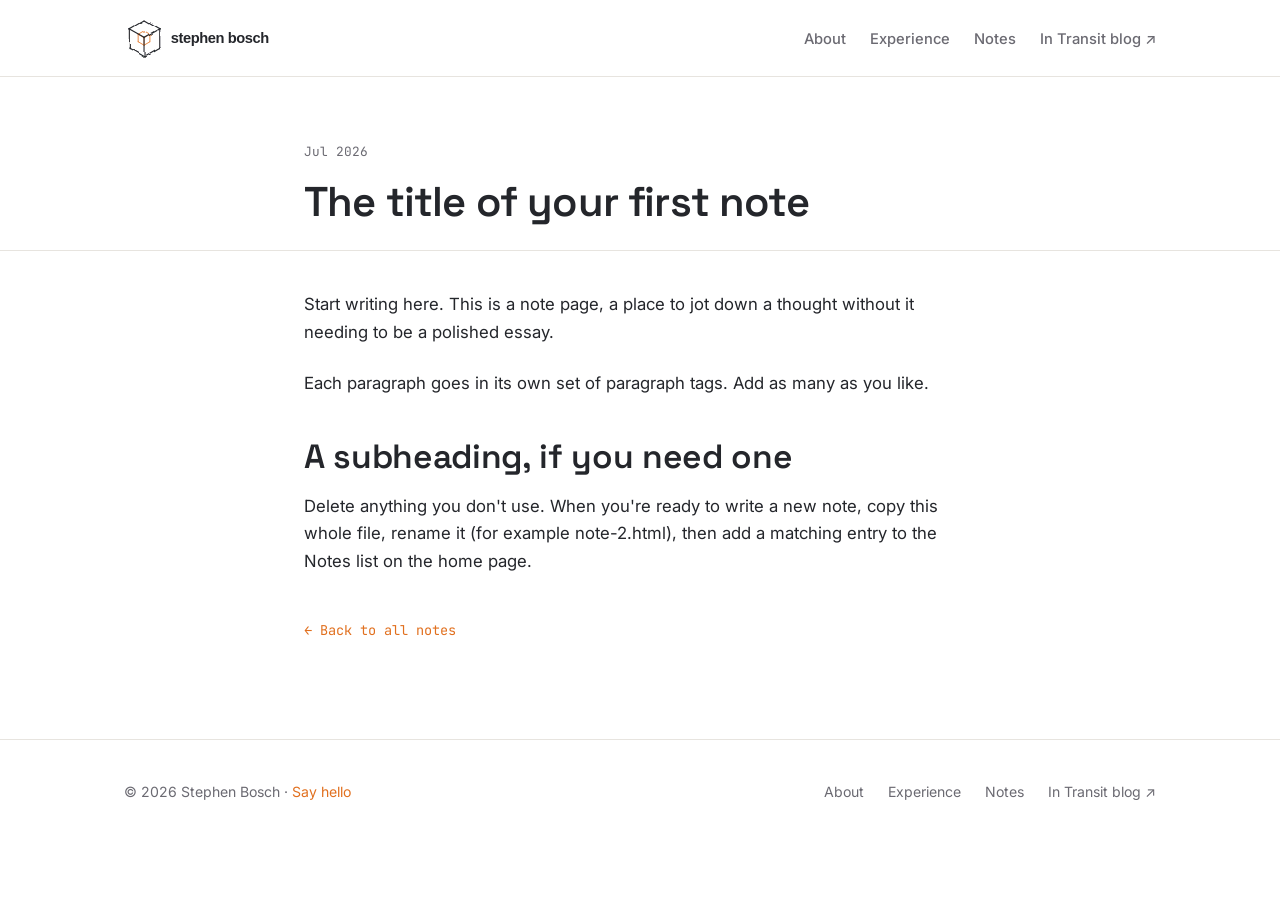
<file: notes/note-1.html>
<!DOCTYPE html>
<html lang="en">
<head>
  <meta charset="UTF-8" />
  <meta name="viewport" content="width=device-width, initial-scale=1.0" />

  <!-- Change the title to the note's title -->
  <title>The title of your first note | Stephen Bosch</title>
  <meta name="description" content="A one-line summary of what this note is about." />

  <!-- Note the "../" - these files live one folder up, in the site root -->
  <link rel="stylesheet" href="../style.css" />
  <link rel="icon" href="../assets/sb-favicon.svg" type="image/svg+xml" />
  <link rel="icon" href="../assets/sb-favicon-32.png" sizes="32x32" type="image/png" />
  <link rel="apple-touch-icon" href="../assets/sb-favicon-180.png" />

  <link rel="preconnect" href="https://fonts.googleapis.com" />
  <link rel="preconnect" href="https://fonts.gstatic.com" crossorigin />
  <link href="https://fonts.googleapis.com/css2?family=Inter:wght@400;500&family=JetBrains+Mono:wght@400;500&family=Space+Grotesk:wght@500;600;700&display=swap" rel="stylesheet" />
</head>

<body>

  <!-- ============================ NAV ============================ -->
  <nav class="nav">
    <div class="nav-inner">
      <a href="../index.html" class="nav-logo">
        <img src="../assets/sb-logo-lockup.svg" alt="Stephen Bosch" />
      </a>
      <ul class="nav-links">
        <li><a href="../index.html#about">About</a></li>
        <li><a href="../index.html#experience">Experience</a></li>
        <li><a href="../index.html#notes">Notes</a></li>
        <li><a href="https://2intransit.com">In Transit blog ↗</a></li>
      </ul>
    </div>
  </nav>


  <!-- ============================ NOTE ============================ -->
  <article>

    <header class="note-header">
      <div class="container container--narrow">
        <!-- The date this note was written -->
        <span class="note-date">Jul 2026</span>
        <h1>The title of your first note</h1>
      </div>
    </header>

    <!--
      THE NOTE ITSELF.
      Write in plain paragraphs, one <p> per paragraph. You can also use:
        <h2>A subheading</h2>
        <blockquote>A quote or an aside.</blockquote>
        <ul><li>A list item</li></ul>
    -->
    <div class="prose">
      <div class="container container--narrow">

        <p>
          Start writing here. This is a note page, a place to jot down a
          thought without it needing to be a polished essay.
        </p>

        <p>
          Each paragraph goes in its own set of paragraph tags. Add as many
          as you like.
        </p>

        <h2>A subheading, if you need one</h2>

        <p>
          Delete anything you don't use. When you're ready to write a new
          note, copy this whole file, rename it (for example note-2.html),
          then add a matching entry to the Notes list on the home page.
        </p>

        <p style="margin-top: var(--sp-4);">
          <a href="../index.html#notes" class="back-link">← Back to all notes</a>
        </p>

      </div>
    </div>

  </article>


  <!-- ============================ FOOTER ============================ -->
  <footer class="footer">
    <div class="footer-inner">
      <p>© <span id="year"></span> Stephen Bosch · <a href="mailto:sabosch2@gmail.com">Say hello</a></p>
      <nav class="footer-links">
        <a href="../index.html#about">About</a>
        <a href="../index.html#experience">Experience</a>
        <a href="../index.html#notes">Notes</a>
        <a href="https://2intransit.com">In Transit blog ↗</a>
      </nav>
    </div>
  </footer>

  <script>document.getElementById('year').textContent = new Date().getFullYear();</script>

</body>
</html>
</file>
<file: style.css>
/* =========================================================================
   stephen-bosch.com - personal webpage stylesheet
   -------------------------------------------------------------------------
   A standalone site, separate from the In Transit travel blog. It has its
   own look on purpose: cleaner and more typographic than 2intransit.com.

   Structure of this file:
     1. Design tokens (colours, fonts, spacing) - change these to re-theme.
     2. Base / resets
     3. Layout helpers (container, sections)
     4. Navigation
     5. Buttons
     6. Hero (intro + photo)
     7. About
     8. Projects
     9. Notes (list + individual note pages)
     10. Footer
     11. Responsive tweaks
   ========================================================================= */

/* ============================ 1. DESIGN TOKENS ========================== */
:root {
  /* Colours - matched to the logo: orange #E1701F + dark #24262B. */
  --bg:          #ffffff;   /* page background */
  --bg-alt:      #f7f6f4;   /* tinted section background (warm) */
  --ink:         #24262B;   /* main text (matches the logo's dark) */
  --ink-soft:    #6b6a72;   /* muted / secondary text */
  --line:        #e7e4df;   /* borders and dividers (warm) */
  --accent:      #E1701F;   /* primary accent (logo orange) */
  --accent-dark: #c25f14;   /* accent on hover */
  --accent-soft: #fbeadd;   /* very light accent tint */

  /* Fonts - loaded from Google Fonts in the page <head> */
  --font-head: 'Space Grotesk', 'Segoe UI', system-ui, sans-serif;
  --font-body: 'Inter', system-ui, -apple-system, sans-serif;
  --font-mono: 'JetBrains Mono', ui-monospace, 'SF Mono', monospace;

  /* Spacing scale */
  --sp-1: 0.5rem;
  --sp-2: 1rem;
  --sp-3: 1.5rem;
  --sp-4: 2.5rem;
  --sp-5: 4rem;
  --sp-6: 6rem;

  --maxw: 1080px;   /* max content width */
  --radius: 10px;   /* rounded-corner size */
}

/* ============================ 2. BASE / RESET =========================== */
* { box-sizing: border-box; margin: 0; padding: 0; }

html { scroll-behavior: smooth; }

body {
  font-family: var(--font-body);
  color: var(--ink);
  background: var(--bg);
  line-height: 1.65;
  -webkit-font-smoothing: antialiased;
}

h1, h2, h3 { font-family: var(--font-head); line-height: 1.15; font-weight: 600; }
h1 { font-size: clamp(2.2rem, 5vw, 3.2rem); letter-spacing: -0.02em; }
h2 { font-size: clamp(1.6rem, 3.5vw, 2.1rem); letter-spacing: -0.01em; }
h3 { font-size: 1.2rem; }

p { color: var(--ink-soft); }

a { color: var(--accent); text-decoration: none; transition: color 150ms ease; }
a:hover { color: var(--accent-dark); }

/* Small monospace label above section headings, e.g. "01 / ABOUT" */
.eyebrow {
  font-family: var(--font-mono);
  font-size: 0.78rem;
  letter-spacing: 0.12em;
  text-transform: uppercase;
  color: var(--accent);
  display: inline-block;
  margin-bottom: var(--sp-2);
}

/* ============================ 3. LAYOUT ================================= */
.container { max-width: var(--maxw); margin-inline: auto; padding-inline: var(--sp-3); }
.container--narrow { max-width: 720px; }

.section { padding-block: var(--sp-6); }
.section--alt { background: var(--bg-alt); border-block: 1px solid var(--line); }
.section-lead { max-width: 620px; margin-top: var(--sp-2); }

/* ============================ 4. NAVIGATION ============================= */
.nav {
  position: sticky; top: 0; z-index: 50;
  background: rgba(255,255,255,0.85);
  backdrop-filter: saturate(180%) blur(10px);
  border-bottom: 1px solid var(--line);
}
.nav-inner {
  max-width: var(--maxw); margin-inline: auto;
  padding: var(--sp-2) var(--sp-3);
  display: flex; align-items: center; justify-content: space-between;
}
.nav-logo {
  font-family: var(--font-head); font-weight: 700; font-size: 1.05rem;
  color: var(--ink); letter-spacing: -0.01em;
}
.nav-logo span { color: var(--accent); }
/* Logo height is tuned so the "stephen bosch" wordmark inside the SVG
   renders at ~0.92rem - the same size as the nav links to its right. */
.nav-logo img { height: 44px; width: auto; display: block; }

.nav-links { list-style: none; display: flex; gap: var(--sp-3); align-items: center; }
.nav-links a { color: var(--ink-soft); font-size: 0.92rem; font-weight: 500; }
.nav-links a:hover { color: var(--ink); }

/* ============================ 5. BUTTONS =============================== */
.btn {
  display: inline-flex; align-items: center; gap: 0.4rem;
  font-family: var(--font-body); font-weight: 500; font-size: 0.95rem;
  padding: 0.7rem 1.3rem; border-radius: var(--radius);
  border: 1px solid transparent; cursor: pointer;
  transition: background 150ms ease, border-color 150ms ease, color 150ms ease;
}
.btn-primary { background: var(--accent); color: #fff; }
.btn-primary:hover { background: var(--accent-dark); color: #fff; }
.btn-ghost { background: transparent; color: var(--ink); border-color: var(--line); }
.btn-ghost:hover { border-color: var(--accent); color: var(--accent); }
.btn--sm { padding: 0.45rem 0.9rem; font-size: 0.85rem; }

/* ============================ 6. HERO ================================== */
.hero { padding-block: var(--sp-5); }

/* Two columns: intro text on the left, photo on the right.
   Collapses to a single column on narrow screens (see section 11). */
.hero-grid {
  display: grid; grid-template-columns: 1.2fr 0.8fr;
  gap: var(--sp-5); align-items: center;
}
/* Sized so each sentence of the headline fits on its own line - the <br>
   in the HTML controls where it breaks. Shrink this if you lengthen it. */
.hero h1 { font-size: clamp(1.6rem, 3.2vw, 2.4rem); line-height: 1.3; }
.hero h1 .accent { color: var(--accent); }
.hero-sub { font-size: 1.15rem; max-width: 50ch; margin-top: var(--sp-3); }

/* Row of small text links (email / GitHub) under the intro */
.hero-links { display: flex; gap: var(--sp-3); margin-top: var(--sp-4); flex-wrap: wrap; }
.hero-links a { font-family: var(--font-mono); font-size: 0.85rem; color: var(--ink-soft); }
.hero-links a:hover { color: var(--accent); }

/* The photo. Slightly rotated for a casual, snapshot feel. */
.hero-photo {
  border-radius: var(--radius);
  overflow: hidden;
  border: 1px solid var(--line);
  box-shadow: 0 18px 40px rgba(36,38,43,0.12);
  transform: rotate(1.5deg);
  aspect-ratio: 3 / 4;
  background: var(--accent-soft);
  /* centres the placeholder text when there's no image yet */
  display: flex; align-items: center; justify-content: center;
  color: var(--ink-soft); font-family: var(--font-mono); font-size: 0.82rem;
}
.hero-photo img { width: 100%; height: 100%; object-fit: cover; display: block; }

/* ============================ 7. ABOUT ================================= */
.about-body p + p { margin-top: var(--sp-2); }

/* ============================ 8. PROJECTS ============================= */
.project-grid { display: grid; grid-template-columns: repeat(auto-fill, minmax(340px, 1fr)); gap: var(--sp-3); margin-top: var(--sp-4); }
.card {
  display: flex; flex-direction: column;
  border: 1px solid var(--line); border-radius: var(--radius); overflow: hidden;
  background: var(--bg); transition: border-color 150ms ease, transform 150ms ease, box-shadow 150ms ease;
}
.card:hover { border-color: var(--accent); transform: translateY(-2px); box-shadow: 0 10px 30px rgba(36,38,43,0.06); }
.card--featured { grid-column: 1 / -1; }
/* The featured card is full width. Its image box is set to the exact aspect
   ratio of the Starship ascent photo (2000 x 800), so the photo is never
   cropped no matter how wide the screen is. If you swap in a different
   image, update this ratio to match it. */
.card--featured .card-media { height: auto; aspect-ratio: 2000 / 800; }

.card-media {
  height: 200px; background: var(--accent-soft);
  display: flex; align-items: center; justify-content: center;
  color: var(--ink-soft); font-family: var(--font-mono); font-size: 0.82rem;
  border-bottom: 1px solid var(--line);
}
/* A photo fills the whole box, cropping to fit. */
.card-media img { width: 100%; height: 100%; object-fit: cover; display: block; }

/* A LOGO must never be cropped, so this variant shows it whole, centred and
   padded on a plain background. Add the class alongside .card-media:
     <div class="card-media card-media--logo"><img src="..." alt="..." /></div> */
.card-media--logo { background: var(--bg); padding: var(--sp-4); }
.card-media--logo img {
  width: 100%; height: 100%;
  object-fit: contain;      /* show the whole logo, don't crop it */
  max-width: 320px;         /* keep it from getting comically large */
}

.card-body { padding: var(--sp-3); display: flex; flex-direction: column; flex: 1; }
.card-year { font-family: var(--font-mono); font-size: 0.75rem; letter-spacing: 0.04em; color: var(--ink-soft); margin-bottom: var(--sp-1); }
.card-body h3 { margin-bottom: var(--sp-1); }
.card-body p { font-size: 0.92rem; }
.card-tags { display: flex; flex-wrap: wrap; gap: 0.4rem; margin-top: var(--sp-2); }
.card-links { display: flex; flex-wrap: wrap; gap: var(--sp-1); margin-top: auto; padding-top: var(--sp-3); }

/* Small pill used for project tags */
.chip {
  font-family: var(--font-mono); font-size: 0.78rem; color: var(--ink-soft);
  background: var(--bg); border: 1px solid var(--line);
  padding: 0.25rem 0.6rem; border-radius: 6px;
}

/* ============================ 9. NOTES =============================== */
/* The list of notes shown on the home page */
.note-list { margin-top: var(--sp-4); border-top: 1px solid var(--line); }
.note-item { border-bottom: 1px solid var(--line); }
.note-item a {
  display: flex; justify-content: space-between; align-items: baseline; gap: var(--sp-3);
  padding: var(--sp-3) 0; color: var(--ink);
}
.note-item a:hover { color: var(--accent); }
.note-item h3 { font-size: 1.05rem; font-weight: 500; }
.note-item p { font-size: 0.92rem; margin-top: 0.2rem; }
.note-date { font-family: var(--font-mono); font-size: 0.8rem; color: var(--ink-soft); white-space: nowrap; }

/* An individual note page */
.note-header { padding-block: var(--sp-5) var(--sp-3); border-bottom: 1px solid var(--line); }
.note-header h1 { font-size: clamp(1.9rem, 4vw, 2.6rem); }
.note-header .note-date { display: block; margin-bottom: var(--sp-2); }

/* Body text of a note - comfortable reading measure */
.prose { padding-block: var(--sp-4) var(--sp-6); }
.prose p { font-size: 1.05rem; color: var(--ink); }
.prose p + p { margin-top: var(--sp-3); }
.prose h2 { margin-top: var(--sp-4); margin-bottom: var(--sp-2); }
.prose ul, .prose ol { margin: var(--sp-2) 0 var(--sp-2) var(--sp-3); color: var(--ink); }
.prose blockquote {
  border-left: 3px solid var(--accent); padding-left: var(--sp-2);
  margin: var(--sp-3) 0; color: var(--ink-soft); font-style: italic;
}
.back-link { font-family: var(--font-mono); font-size: 0.85rem; }

/* ==================== 9b. EXPERIENCE DETAIL PAGES ==================== */
/* Used by the pages in the experience/ folder. Each page has a header
   (title + role + dates) and then one ".activity" block per thing you
   worked on there. */

.exp-header { padding-block: var(--sp-5) var(--sp-4); border-bottom: 1px solid var(--line); }
.exp-header h1 { font-size: clamp(1.9rem, 4vw, 2.6rem); }
.exp-role { font-size: 1.05rem; color: var(--ink-soft); margin-top: var(--sp-1); }
.exp-dates {
  font-family: var(--font-mono); font-size: 0.8rem; color: var(--ink-soft);
  display: block; margin-bottom: var(--sp-2);
}

/* The opening paragraph of the page, set a little larger.
   Capped so the line length stays readable on a wide screen. */
.exp-lead { font-size: 1.1rem; color: var(--ink); margin-top: var(--sp-3); max-width: 62ch; }

/* ---- Activity blocks ----
   Each activity is text on one side and its photo on the other. The photo
   automatically alternates sides: right on the 1st, 3rd, 5th block, and
   left on the 2nd, 4th, 6th. You don't have to do anything to make that
   happen - just add blocks in order and the pattern takes care of itself. */
.activity {
  display: grid;
  grid-template-columns: 1fr 1fr;
  gap: var(--sp-5);
  align-items: center;
  padding-top: var(--sp-5);
  margin-top: var(--sp-5);
  border-top: 1px solid var(--line);
}
.activity:first-of-type { padding-top: var(--sp-2); margin-top: var(--sp-2); border-top: none; }

/* This one line is what flips the photo to the left on every other block */
.activity:nth-of-type(even) .activity-media { order: -1; }

.activity h2 { margin-bottom: var(--sp-1); }
.activity-meta {
  font-family: var(--font-mono); font-size: 0.78rem; letter-spacing: 0.04em;
  color: var(--ink-soft); margin-bottom: var(--sp-2);
}
.activity-body p + p { margin-top: var(--sp-2); }

/* A list of awards/honours. Each item is an award name, its year, and a
   short description. To add one, copy a <li> block. */
.awards { list-style: none; margin-top: var(--sp-2); }
.awards li { padding-block: var(--sp-2); border-top: 1px solid var(--line); }
.awards li:first-child { border-top: none; }
.award-name { font-weight: 600; color: var(--ink); }
.award-year { font-family: var(--font-mono); font-size: 0.78rem; color: var(--ink-soft); margin-left: 0.5rem; }
.award-desc { font-size: 0.9rem; color: var(--ink-soft); margin-top: 0.25rem; }

/* The photo column. If you put more than one photo in here they simply
   stack on top of each other with a gap between. */
.activity-media { display: flex; flex-direction: column; gap: var(--sp-2); }

.activity-photo {
  margin: 0;
  aspect-ratio: 4 / 3;
  border-radius: var(--radius);
  border: 1px solid var(--line);
  background: var(--accent-soft);
  overflow: hidden;
  /* centres the "Photo" placeholder text until a real image is added */
  display: flex; align-items: center; justify-content: center;
  color: var(--ink-soft); font-family: var(--font-mono); font-size: 0.82rem;
}
.activity-photo img { width: 100%; height: 100%; object-fit: cover; display: block; }

/* For a LOGO rather than a photo: show it whole (never cropped), centred on
   its own background colour so it fills the slot seamlessly. Set the colour
   inline to match the logo, e.g. style="background:#12294B". */
.activity-photo--logo img { object-fit: contain; padding: var(--sp-3); }

/* Optional caption under a photo */
.activity-caption {
  font-size: 0.8rem; color: var(--ink-soft); margin-top: var(--sp-1);
  text-align: center;
}

/* ---- Photo collage ----
   A 2x2 grid of photos for a section that has several images instead of one.
   Use it in place of a single .activity-photo:
     <div class="activity-media">
       <div class="activity-collage">
         <figure><img src="..." alt="..." /></figure>   (x4)
       </div>
     </div>
   Each tile keeps a 16:9 shape, which matches these photos, so nothing
   important gets cropped out. */
.activity-collage {
  display: grid;
  grid-template-columns: 1fr 1fr;
  gap: var(--sp-1);
}
.activity-collage figure {
  margin: 0;
  aspect-ratio: 16 / 9;
  border-radius: 6px;
  overflow: hidden;
  border: 1px solid var(--line);
  background: var(--accent-soft);
}
.activity-collage img {
  width: 100%; height: 100%; object-fit: cover; display: block;
  transition: transform 200ms ease;
}
.activity-collage figure:hover img { transform: scale(1.04); }

/* A "--stack" collage is a single column of images rather than a 2x2 grid.
   Good when a section has two near-square images. The tiles use a 5:4 shape,
   which is gentle enough that near-square photos aren't cropped much. */
.activity-collage--stack { grid-template-columns: 1fr; }
.activity-collage--stack figure { aspect-ratio: 5 / 4; }

/* An "--gallery" activity breaks out of the two-column layout: the text sits
   on its own, and a full-width row of photos runs beneath it. Good for a
   section that has several photos rather than one. */
.activity--gallery { display: block; }
.activity-gallery { display: grid; grid-template-columns: repeat(3, 1fr); gap: var(--sp-2); margin-top: var(--sp-3); }
.activity-gallery figure {
  margin: 0; aspect-ratio: 4 / 3; border-radius: var(--radius); overflow: hidden;
  border: 1px solid var(--line); background: var(--accent-soft);
}
.activity-gallery img { width: 100%; height: 100%; object-fit: cover; display: block; transition: transform 200ms ease; }
.activity-gallery figure:hover img { transform: scale(1.04); }
@media (max-width: 720px) { .activity-gallery { grid-template-columns: 1fr 1fr; } }

/* A "--pair" collage puts two images SIDE BY SIDE at a near-square shape, so
   two roughly-square photos sit together without being cropped much. This
   keeps the section short (about the height of one photo) rather than stacking
   into a tall block. */
.activity-collage--pair { grid-template-columns: 1fr 1fr; align-items: center; }
.activity-collage--pair figure { aspect-ratio: 1 / 1; }

/* Like --pair, but tiles keep a 3:2 landscape shape. Use for two wide photos
   (e.g. action shots) so they sit side by side without being cropped. */
.activity-collage--pair-wide { grid-template-columns: 1fr 1fr; align-items: center; }
.activity-collage--pair-wide figure { aspect-ratio: 3 / 2; }

/* ---- Bottom bar linking to the other experience pages ----
   Back link on the left, the two sibling pages on the right, so no page
   is a dead end. Kept deliberately quiet so it doesn't compete with the
   content above it. */
.exp-footer-nav {
  margin-top: var(--sp-6);
  padding-top: var(--sp-3);
  border-top: 1px solid var(--line);
  display: flex; justify-content: space-between; align-items: center;
  gap: var(--sp-3); flex-wrap: wrap;
}
.exp-siblings { display: flex; align-items: center; gap: var(--sp-3); flex-wrap: wrap; }
.exp-siblings-label {
  font-family: var(--font-mono); font-size: 0.75rem; letter-spacing: 0.08em;
  text-transform: uppercase; color: var(--ink-soft);
}
.exp-siblings a { font-size: 0.9rem; color: var(--ink); }
.exp-siblings a:hover { color: var(--accent); }

/* ============================ 10. FOOTER ============================== */
.footer { border-top: 1px solid var(--line); padding-block: var(--sp-4); }
.footer-inner {
  max-width: var(--maxw); margin-inline: auto; padding-inline: var(--sp-3);
  display: flex; justify-content: space-between; align-items: center; gap: var(--sp-2);
  flex-wrap: wrap; font-size: 0.88rem; color: var(--ink-soft);
}
.footer-links { display: flex; gap: var(--sp-3); }
.footer-links a { color: var(--ink-soft); }
.footer-links a:hover { color: var(--accent); }

/* ============================ 11. RESPONSIVE ========================== */
@media (max-width: 780px) {
  .hero-grid { grid-template-columns: 1fr; gap: var(--sp-4); }
  .hero-photo { max-width: 280px; transform: rotate(1deg); }
  .note-item a { flex-direction: column; gap: 0.25rem; }
  .nav-links { gap: var(--sp-2); }
  .nav-links a { font-size: 0.85rem; }
  .nav-logo img { height: 36px; }

  /* On a phone there's no room for two columns, so the photo drops below
     the text and the left/right alternation is switched off. */
  .activity { grid-template-columns: 1fr; gap: var(--sp-3); }
  .activity:nth-of-type(even) .activity-media { order: 0; }

  :root { --sp-6: 4rem; --sp-5: 3rem; }
}
</file>
